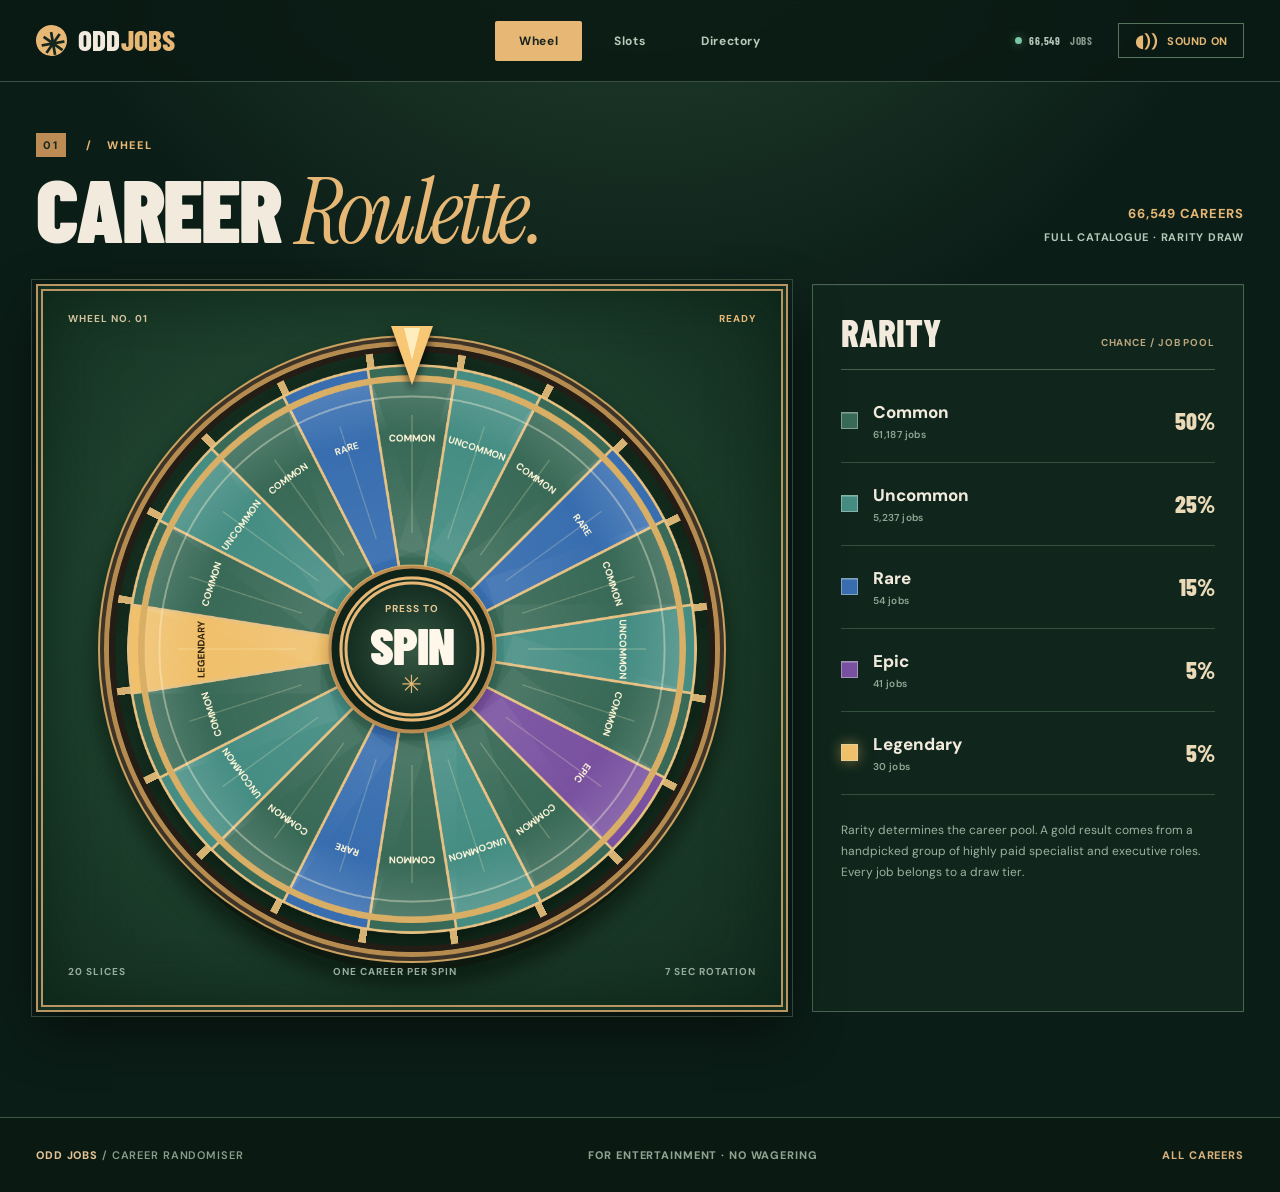
<file: index.html>
<!doctype html><html lang="en"><head><meta charset="utf-8"><meta name="viewport" content="width=device-width,initial-scale=1"><meta name="theme-color" content="#0b1d17"><meta name="description" content="Spin a career roulette wheel, play 777 slots and explore over 66,000 careers with Australian salary estimates."><title>Wheel — Odd Jobs</title><link rel="preconnect" href="https://fonts.googleapis.com"><link rel="preconnect" href="https://fonts.gstatic.com" crossorigin><link href="https://fonts.googleapis.com/css2?family=Barlow+Condensed:wght@500;600;700;800;900&family=DM+Sans:wght@400;500;600;700;800&family=Instrument+Serif:ital@0;1&display=swap" rel="stylesheet"><link rel="stylesheet" href="./styles.css"></head><body>
<header class="site-header"><div class="page-width header-inner"><a class="brand" href="./index.html" aria-label="Odd Jobs, home"><span class="brand-symbol" aria-hidden="true">✳</span><span>ODD<span>JOBS</span></span></a><nav class="main-nav" aria-label="Main navigation"><a data-nav="index.html" href="./index.html">Wheel</a><a data-nav="slots.html" href="./slots.html">Slots</a><a data-nav="directory.html" href="./directory.html">Directory</a></nav><div class="header-meta"><span class="online-dot" aria-hidden="true"></span><span data-job-count>—</span><span class="header-unit">JOBS</span><button type="button" id="sound-toggle" class="sound-button" aria-pressed="true"><span class="sound-icon" aria-hidden="true">◖))</span><span data-sound-label>SOUND ON</span></button></div></div></header>
<main class="page-width" id="main"><div class="page-head"><div><div class="kicker"><span>01</span> &nbsp; / &nbsp; WHEEL</div><h1>Career <em>Roulette.</em></h1></div><p class="head-note"><span id="wheel-pool">LOADING CAREERS</span><br>FULL CATALOGUE · RARITY DRAW</p></div>
<div class="wheel-layout"><section class="wheel-table" aria-label="Career rarity roulette"><div class="wheel-ledger"><span>WHEEL NO. 01</span><span id="wheel-status">LOADING</span></div><div class="wheel-rig"><div class="wheel-pointer" aria-hidden="true"></div><canvas id="wheel-canvas" width="900" height="900" role="img" aria-label="A circular wheel with common green, uncommon teal, rare blue, epic purple and legendary gold wedges"></canvas><button type="button" class="spin-core" id="spin-core" disabled><small>PRESS TO</small><strong class="spin-word">SPIN</strong><span>✳</span></button></div><div class="wheel-bottom"><span>20 SLICES</span><span>ONE CAREER PER SPIN</span><span>7 SEC ROTATION</span></div></section>
<aside class="wheel-odds"><div class="panel-heading"><span>Rarity</span><small>CHANCE / JOB POOL</small></div><div class="tier-list"><div class="tier-row"><i class="tile-dot common"></i><div><b>Common</b><small id="count-common">STANDARD CAREERS</small></div><strong>50%</strong></div><div class="tier-row"><i class="tile-dot uncommon"></i><div><b>Uncommon</b><small id="count-uncommon">SPECIALIST CAREERS</small></div><strong>25%</strong></div><div class="tier-row"><i class="tile-dot rare"></i><div><b>Rare</b><small id="count-rare">SKILLED CAREERS</small></div><strong>15%</strong></div><div class="tier-row"><i class="tile-dot epic"></i><div><b>Epic</b><small id="count-epic">EXCEPTIONAL CAREERS</small></div><strong>5%</strong></div><div class="tier-row"><i class="tile-dot legendary"></i><div><b>Legendary</b><small id="count-legendary">HIGH-PAYING CAREERS</small></div><strong>5%</strong></div></div><div class="panel-foot">Rarity determines the career pool. A gold result comes from a handpicked group of highly paid specialist and executive roles. Every job belongs to a draw tier.</div></aside></div>
<div class="draw-result" id="wheel-result" data-tier="common" hidden aria-live="polite"><div class="draw-strip"><span>WHEEL RESULT <b id="result-tier" data-tier="common">COMMON</b></span><span id="result-category">—</span></div><div class="draw-content"><div class="draw-copy"><h2 id="result-job">—</h2><p id="result-description"></p></div><div class="draw-salary"><small>AUSTRALIAN ANNUAL PAY</small><strong id="result-pay"></strong><span id="result-pay-note"></span></div></div><div class="draw-actions"><a class="button-red" id="result-link" href="./directory.html">VIEW CAREER <span>↗</span></a><button class="button-quiet" id="save-wheel">♡ Save</button><button class="button-quiet" id="replay-wheel">↻ Spin again</button></div></div>
</main><footer class="site-footer"><div class="page-width footer-inner"><span>ODD JOBS <b> / CAREER RANDOMISER</b></span><span>FOR ENTERTAINMENT · NO WAGERING</span><a href="./directory.html">ALL CAREERS</a></div></footer><script type="module" src="./js/site.js"></script><script type="module" src="./js/wheel.js"></script></body></html>
</file>
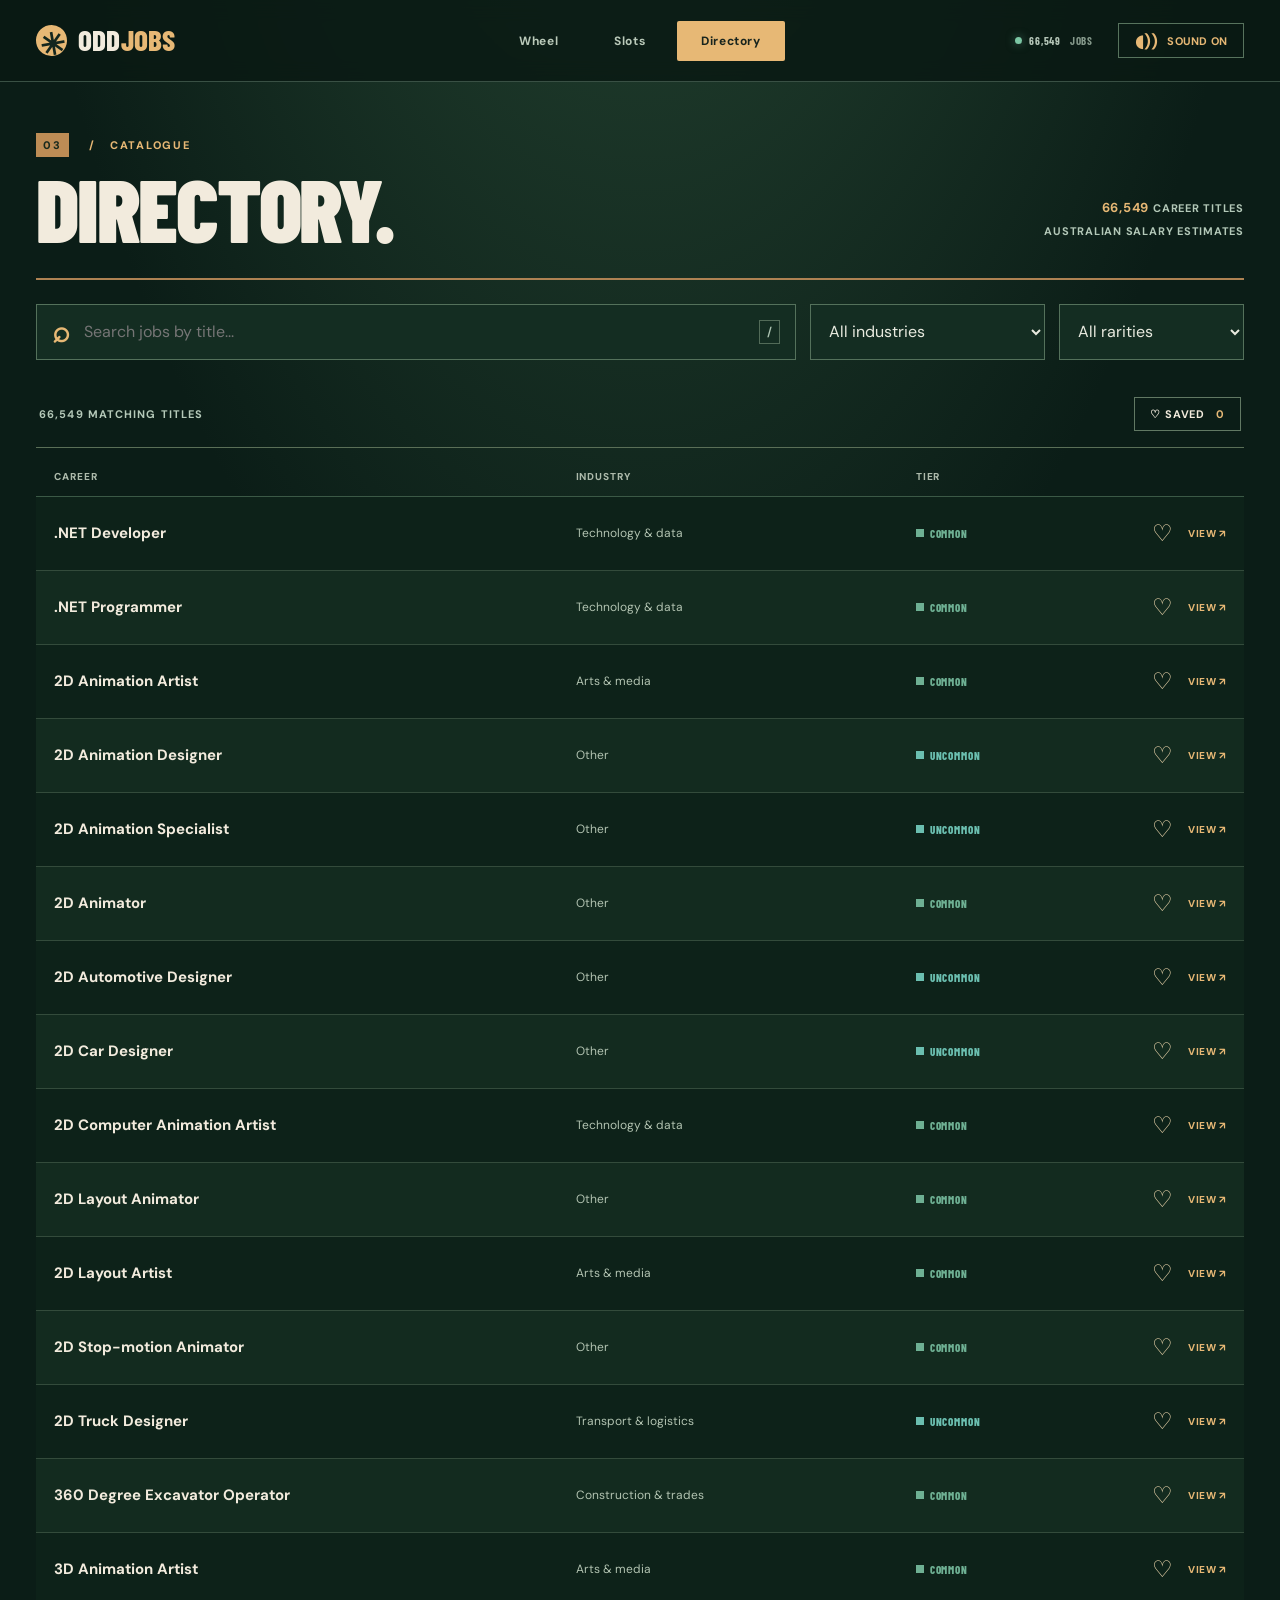
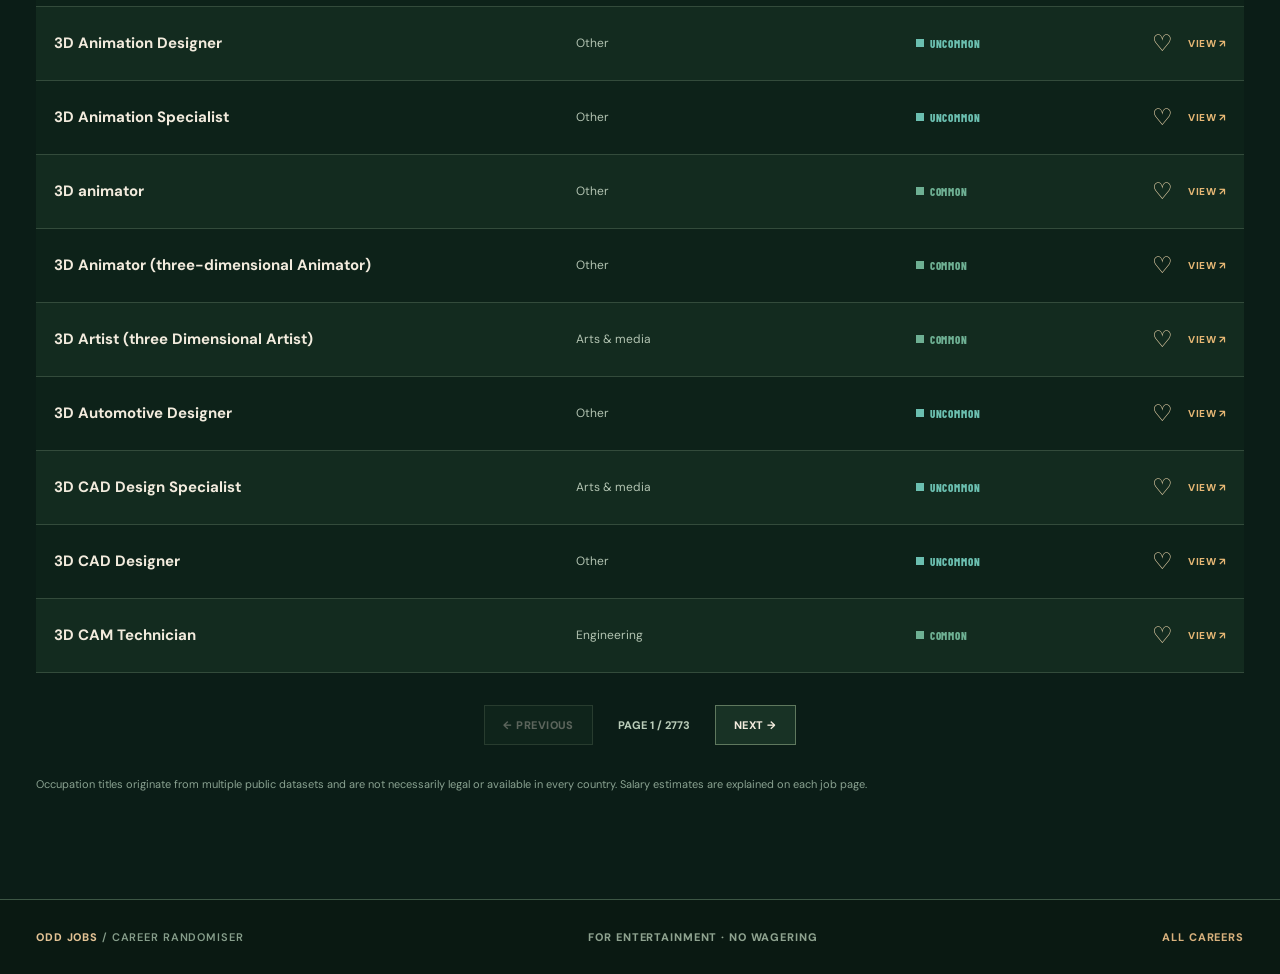
<file: directory.html>
<!doctype html><html lang="en"><head><meta charset="utf-8"><meta name="viewport" content="width=device-width,initial-scale=1"><meta name="theme-color" content="#0b1d17"><meta name="description" content="Spin a career roulette wheel, play 777 slots and explore over 66,000 careers with Australian salary estimates."><title>Directory — Odd Jobs</title><link rel="preconnect" href="https://fonts.googleapis.com"><link rel="preconnect" href="https://fonts.gstatic.com" crossorigin><link href="https://fonts.googleapis.com/css2?family=Barlow+Condensed:wght@500;600;700;800;900&family=DM+Sans:wght@400;500;600;700;800&family=Instrument+Serif:ital@0;1&display=swap" rel="stylesheet"><link rel="stylesheet" href="./styles.css"></head><body>
<header class="site-header"><div class="page-width header-inner"><a class="brand" href="./index.html" aria-label="Odd Jobs, home"><span class="brand-symbol" aria-hidden="true">✳</span><span>ODD<span>JOBS</span></span></a><nav class="main-nav" aria-label="Main navigation"><a data-nav="index.html" href="./index.html">Wheel</a><a data-nav="slots.html" href="./slots.html">Slots</a><a data-nav="directory.html" href="./directory.html">Directory</a></nav><div class="header-meta"><span class="online-dot" aria-hidden="true"></span><span data-job-count>—</span><span class="header-unit">JOBS</span><button type="button" id="sound-toggle" class="sound-button" aria-pressed="true"><span class="sound-icon" aria-hidden="true">◖))</span><span data-sound-label>SOUND ON</span></button></div></div></header>
<main class="page-width" id="main"><div class="page-head"><div><div class="kicker"><span>03</span> &nbsp; / &nbsp; CATALOGUE</div><h1>Directory.</h1></div><p class="head-note"><span data-job-count>—</span> CAREER TITLES<br>AUSTRALIAN SALARY ESTIMATES</p></div><section class="catalogue-screen"><div class="directory-controls"><label class="search-field"><span aria-hidden="true">⌕</span><input type="search" id="search" aria-label="Search career titles" placeholder="Search jobs by title..."><kbd>/</kbd></label><select id="filter-industry" aria-label="Filter by industry"></select><select id="filter-tier" aria-label="Filter by rarity"><option value="">All rarities</option><option value="legendary">Legendary</option><option value="epic">Epic</option><option value="rare">Rare</option><option value="uncommon">Uncommon</option><option value="common">Common</option></select></div><div class="directory-bar"><span id="match-status">LOADING CAREERS</span><button id="show-saved" type="button">♡ SAVED <b id="saved-total">0</b></button></div><div class="job-table"><div class="job-table-head"><span>CAREER</span><span>INDUSTRY</span><span>TIER</span><span></span></div><div id="job-list" class="job-table-body"></div></div><div class="directory-pager"><button id="prev" type="button">← PREVIOUS</button><span id="pagination">PAGE 1</span><button id="next" type="button">NEXT →</button></div></section><div class="directory-endnote">Occupation titles originate from multiple public datasets and are not necessarily legal or available in every country. Salary estimates are explained on each job page.</div></main><footer class="site-footer"><div class="page-width footer-inner"><span>ODD JOBS <b> / CAREER RANDOMISER</b></span><span>FOR ENTERTAINMENT · NO WAGERING</span><a href="./directory.html">ALL CAREERS</a></div></footer><script type="module" src="./js/site.js"></script><script type="module" src="./js/directory.js"></script></body></html>
</file>
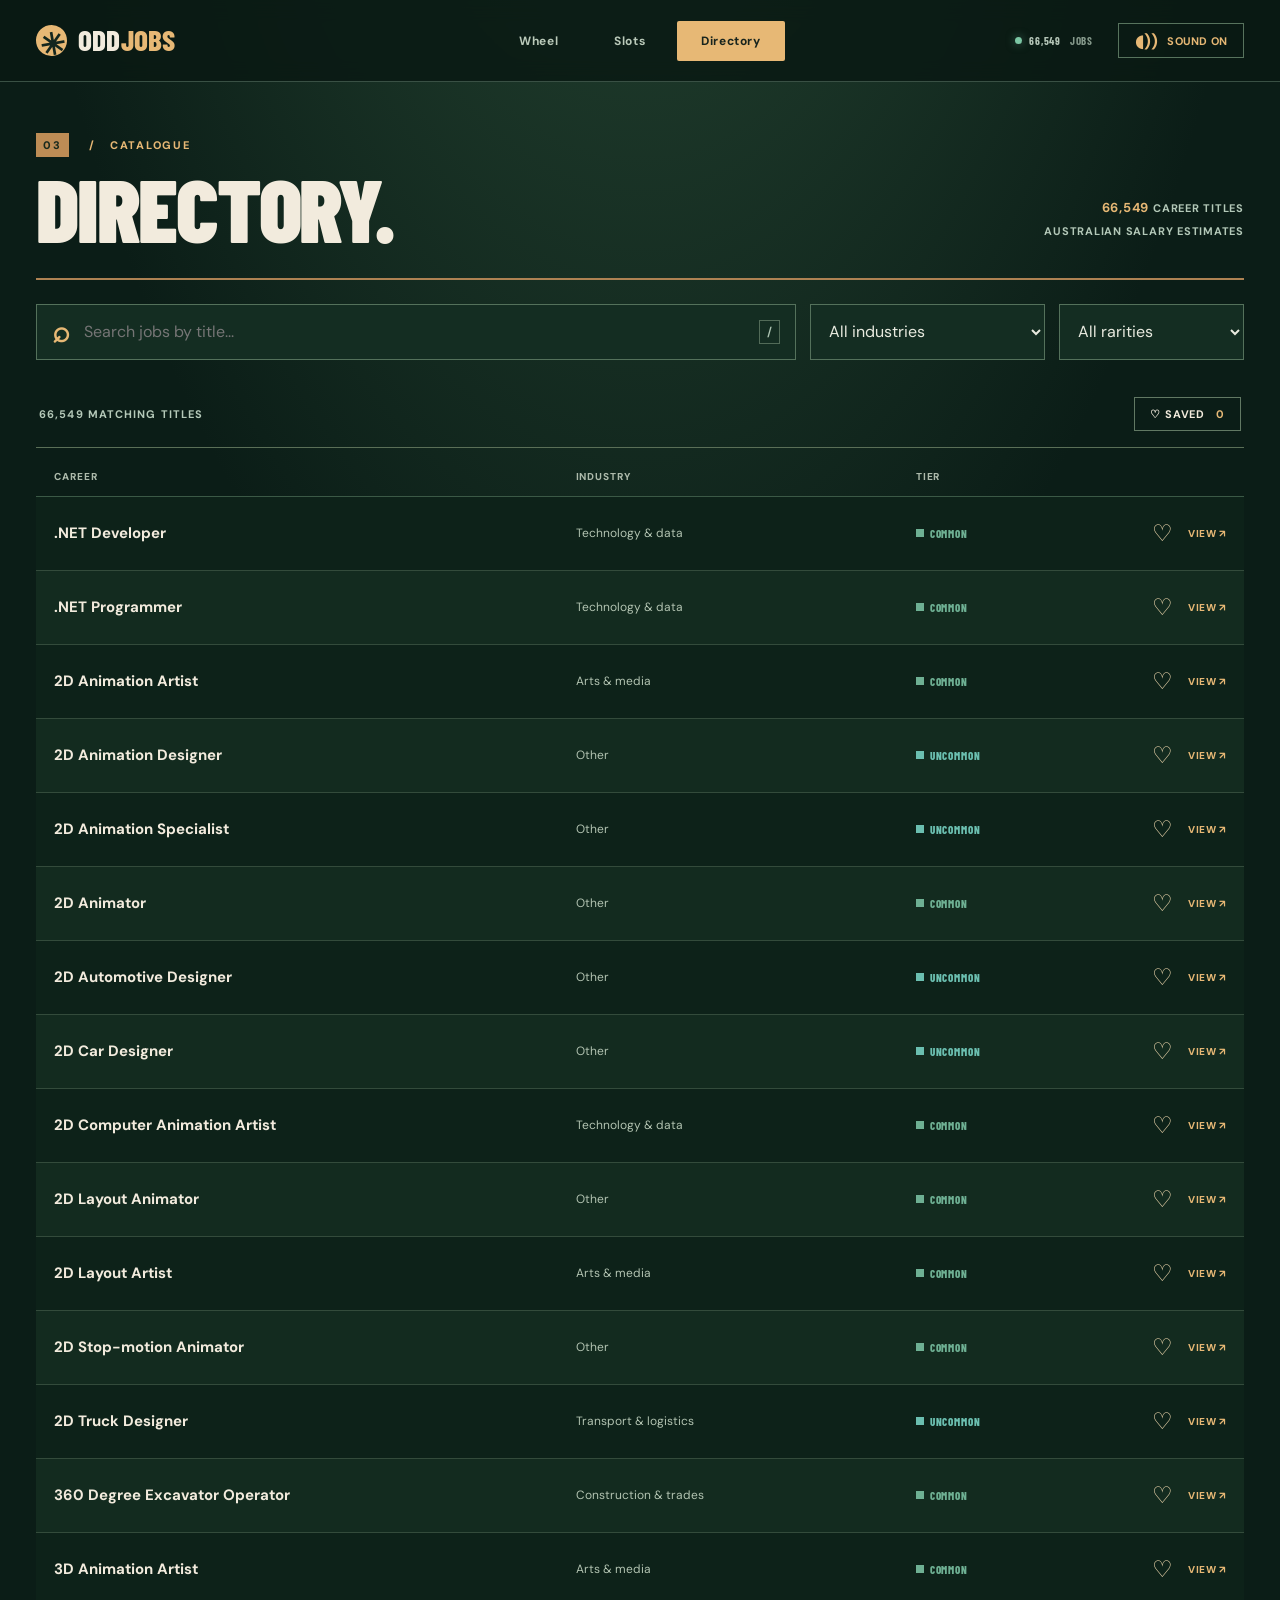
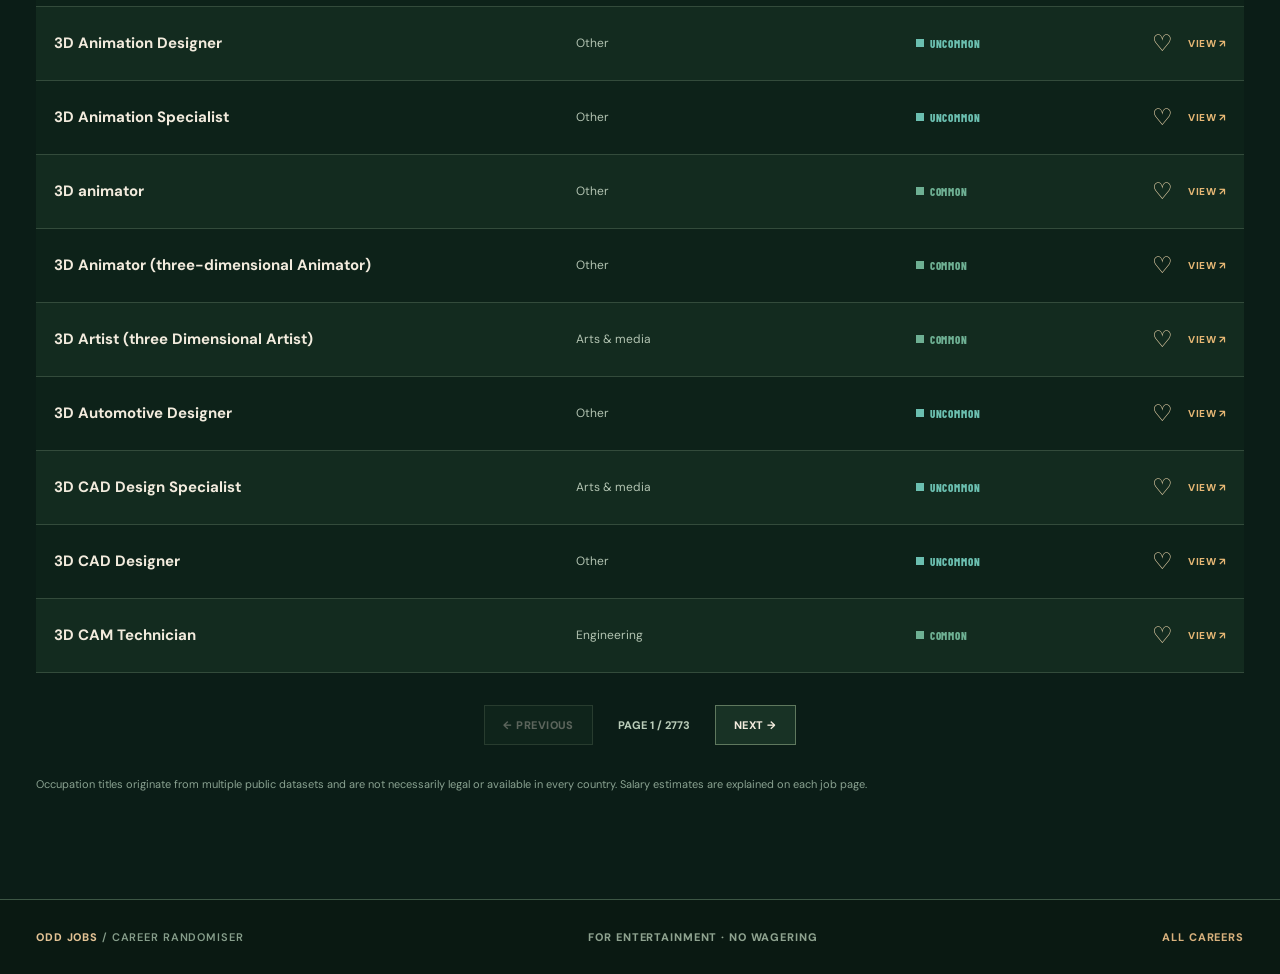
<file: job.html>
<!doctype html><html lang="en"><head><meta charset="utf-8"><meta name="viewport" content="width=device-width,initial-scale=1"><meta name="theme-color" content="#0b1d17"><meta name="description" content="Spin a career roulette wheel, play 777 slots and explore over 66,000 careers with Australian salary estimates."><title>Job profile — Odd Jobs</title><link rel="preconnect" href="https://fonts.googleapis.com"><link rel="preconnect" href="https://fonts.gstatic.com" crossorigin><link href="https://fonts.googleapis.com/css2?family=Barlow+Condensed:wght@500;600;700;800;900&family=DM+Sans:wght@400;500;600;700;800&family=Instrument+Serif:ital@0;1&display=swap" rel="stylesheet"><link rel="stylesheet" href="./styles.css"></head><body>
<header class="site-header"><div class="page-width header-inner"><a class="brand" href="./index.html" aria-label="Odd Jobs, home"><span class="brand-symbol" aria-hidden="true">✳</span><span>ODD<span>JOBS</span></span></a><nav class="main-nav" aria-label="Main navigation"><a data-nav="index.html" href="./index.html">Wheel</a><a data-nav="slots.html" href="./slots.html">Slots</a><a data-nav="directory.html" href="./directory.html">Directory</a></nav><div class="header-meta"><span class="online-dot" aria-hidden="true"></span><span data-job-count>—</span><span class="header-unit">JOBS</span><button type="button" id="sound-toggle" class="sound-button" aria-pressed="true"><span class="sound-icon" aria-hidden="true">◖))</span><span data-sound-label>SOUND ON</span></button></div></div></header>
<main class="page-width" id="main"><nav class="breadcrumbs" aria-label="Breadcrumb"><a href="./directory.html">DIRECTORY</a><span>/</span><span id="crumb-title">CAREER</span></nav><div class="profile-head"><div><span class="kicker" id="profile-industry">OCCUPATION</span><h1 id="profile-title">Loading career...</h1><div class="profile-labels"><span class="tier-badge" id="profile-tier" data-tier="common">CAREER</span><button id="profile-save" class="save-profile" type="button">♡ SAVE CAREER</button></div></div><div class="profile-number"><span>CAREER PROFILE</span><strong id="profile-category-id">AU / JOB</strong></div></div><div class="profile-layout"><div class="profile-main"><section class="profile-section"><div class="profile-section-index">01 / ROLE OVERVIEW</div><h2>What the work involves</h2><p id="profile-desc"></p><div class="source-label" id="profile-desc-source"></div></section><section class="profile-section"><div class="profile-section-index">02 / WORKING DAY</div><h2>Typical responsibilities</h2><ol id="profile-tasks" class="responsibilities"></ol></section><section class="profile-section"><div class="profile-section-index">03 / GETTING STARTED</div><h2>Entry and training</h2><p id="profile-path"></p><div class="context-strip"><span>COMMON WORK SETTINGS</span><p id="profile-context"></p></div></section><section class="profile-section related-section"><div class="profile-section-index">04 / MORE CAREERS</div><h2>Related titles</h2><div id="related-jobs" class="related-jobs"></div></section></div><aside class="salary-card"><div class="salary-head"><span>AUSTRALIAN PAY</span><strong>AU$ / YEAR</strong></div><div class="salary-core"><span id="salary-type" class="salary-kind">ESTIMATE</span><strong id="salary-primary">—</strong><span class="salary-range-label">INDICATIVE ANNUAL RANGE</span><strong id="salary-range">—</strong><span id="salary-confidence" class="salary-confidence">Confidence: —</span></div><div class="salary-details"><h3>HOW THIS FIGURE IS CALCULATED</h3><p id="salary-basis"></p><a href="https://www.jobsandskills.gov.au/data/occupation-and-industry-profiles" target="_blank" rel="noopener" id="salary-source">JOBS &amp; SKILLS AUSTRALIA ↗</a><div class="salary-notice">Australian dollar amounts are annualised full-time equivalents. Job-specific estimates are modelled, not official salary statistics. Earnings vary by location, seniority, employment arrangements and qualifications.</div></div></aside></div></main><footer class="site-footer"><div class="page-width footer-inner"><span>ODD JOBS <b> / CAREER RANDOMISER</b></span><span>FOR ENTERTAINMENT · NO WAGERING</span><a href="./directory.html">ALL CAREERS</a></div></footer><script type="module" src="./js/site.js"></script><script type="module" src="./js/job.js"></script></body></html>
</file>
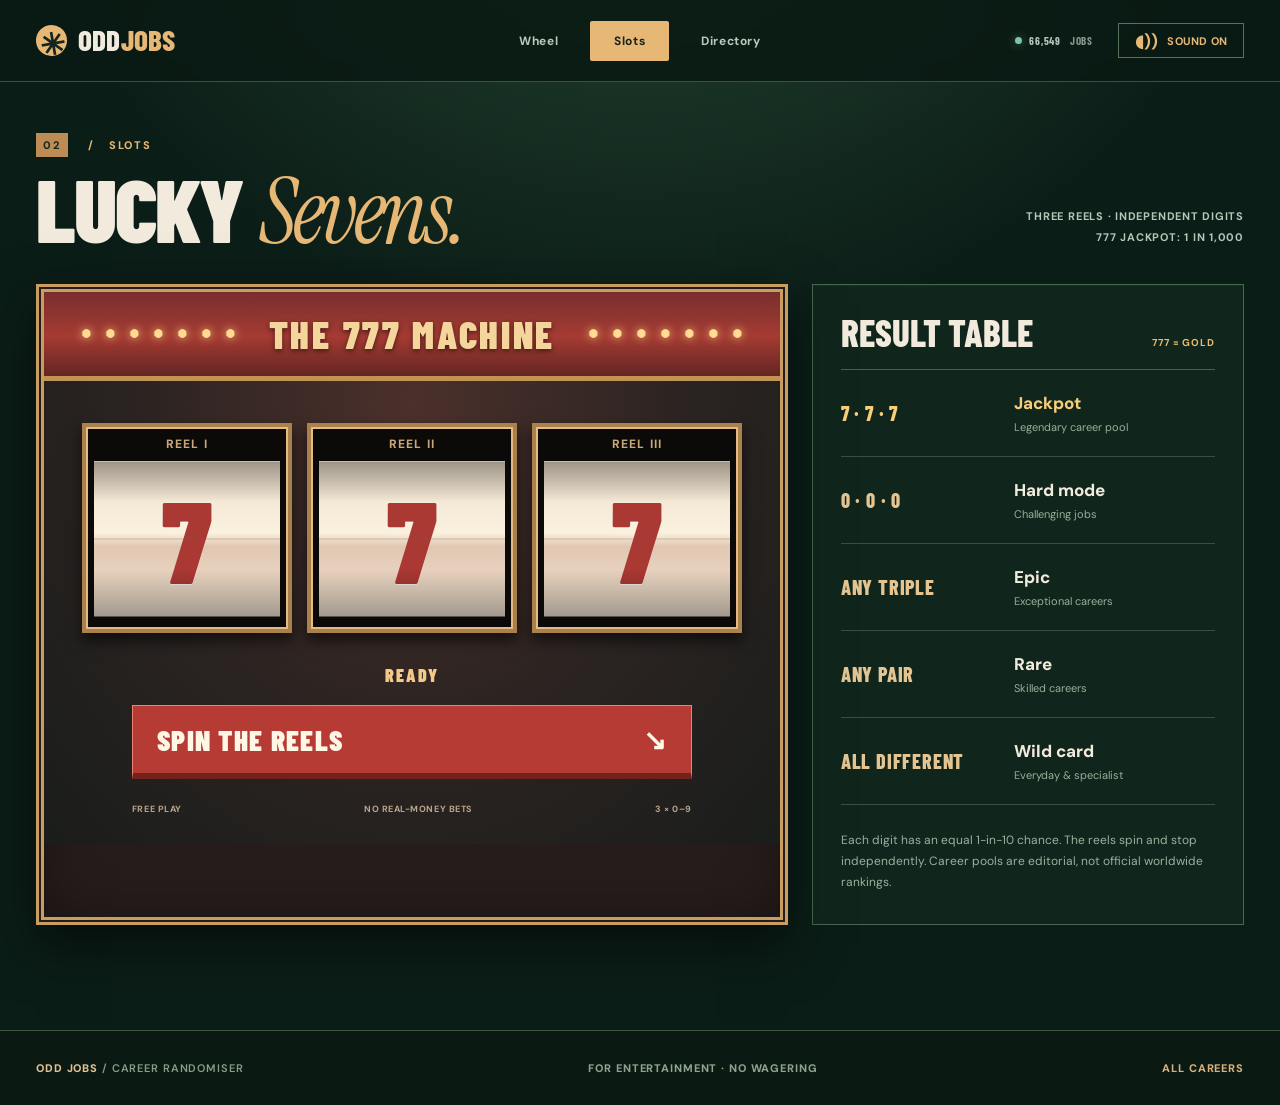
<file: slots.html>
<!doctype html><html lang="en"><head><meta charset="utf-8"><meta name="viewport" content="width=device-width,initial-scale=1"><meta name="theme-color" content="#0b1d17"><meta name="description" content="Spin a career roulette wheel, play 777 slots and explore over 66,000 careers with Australian salary estimates."><title>Lucky sevens — Odd Jobs</title><link rel="preconnect" href="https://fonts.googleapis.com"><link rel="preconnect" href="https://fonts.gstatic.com" crossorigin><link href="https://fonts.googleapis.com/css2?family=Barlow+Condensed:wght@500;600;700;800;900&family=DM+Sans:wght@400;500;600;700;800&family=Instrument+Serif:ital@0;1&display=swap" rel="stylesheet"><link rel="stylesheet" href="./styles.css"></head><body>
<header class="site-header"><div class="page-width header-inner"><a class="brand" href="./index.html" aria-label="Odd Jobs, home"><span class="brand-symbol" aria-hidden="true">✳</span><span>ODD<span>JOBS</span></span></a><nav class="main-nav" aria-label="Main navigation"><a data-nav="index.html" href="./index.html">Wheel</a><a data-nav="slots.html" href="./slots.html">Slots</a><a data-nav="directory.html" href="./directory.html">Directory</a></nav><div class="header-meta"><span class="online-dot" aria-hidden="true"></span><span data-job-count>—</span><span class="header-unit">JOBS</span><button type="button" id="sound-toggle" class="sound-button" aria-pressed="true"><span class="sound-icon" aria-hidden="true">◖))</span><span data-sound-label>SOUND ON</span></button></div></div></header>
<main class="page-width" id="main"><div class="page-head"><div><div class="kicker"><span>02</span> &nbsp; / &nbsp; SLOTS</div><h1>Lucky <em>Sevens.</em></h1></div><p class="head-note">THREE REELS · INDEPENDENT DIGITS<br>777 JACKPOT: 1 IN 1,000</p></div><div class="slots-layout"><section class="slot-machine" id="slot-machine" aria-label="Three reel career slot machine"><div class="machine-marquee"><span class="marquee-bulbs" aria-hidden="true"></span><b>THE 777 MACHINE</b><span class="marquee-bulbs" aria-hidden="true"></span></div><div class="machine-inner"><div class="reel-deck"><div class="reel-casing"><small>REEL I</small><div class="reel-window"><div class="reel-track"></div></div></div><div class="reel-casing"><small>REEL II</small><div class="reel-window"><div class="reel-track"></div></div></div><div class="reel-casing"><small>REEL III</small><div class="reel-window"><div class="reel-track"></div></div></div></div><div class="slot-status" id="slot-status" role="status">LOADING</div><button type="button" id="pull-lever" class="lever-button" disabled>SPIN THE REELS <span>↘</span></button><div class="machine-bottom"><span>FREE PLAY</span><span>NO REAL-MONEY BETS</span><span>3 × 0–9</span></div></div></section><aside class="payout-panel"><div class="panel-heading"><span>Result table</span><small>777 = GOLD</small></div><div class="payout-line jackpot-row"><b>7 · 7 · 7</b><span><strong>Jackpot</strong><small>Legendary career pool</small></span></div><div class="payout-line"><b>0 · 0 · 0</b><span><strong>Hard mode</strong><small>Challenging jobs</small></span></div><div class="payout-line"><b>ANY TRIPLE</b><span><strong>Epic</strong><small>Exceptional careers</small></span></div><div class="payout-line"><b>ANY PAIR</b><span><strong>Rare</strong><small>Skilled careers</small></span></div><div class="payout-line"><b>ALL DIFFERENT</b><span><strong>Wild card</strong><small>Everyday &amp; specialist</small></span></div><div class="panel-foot">Each digit has an equal 1-in-10 chance. The reels spin and stop independently. Career pools are editorial, not official worldwide rankings.</div></aside></div>
<div class="draw-result slot-draw" id="slot-result" hidden aria-live="polite"><div class="draw-strip"><span>RESULT <b id="slot-result-tier" data-tier="legendary">JACKPOT</b></span><span id="slot-draw">—</span></div><div class="draw-content"><div class="draw-copy"><span class="mini-category" id="slot-job-category"></span><h2 id="slot-job"></h2><p id="slot-job-desc"></p></div><div class="draw-salary"><small>AUSTRALIAN ANNUAL PAY</small><strong id="slot-pay"></strong><span id="slot-pay-basis"></span></div></div><div class="draw-actions"><a class="button-red" id="slot-profile" href="./directory.html">VIEW CAREER <span>↗</span></a><button class="button-quiet" id="slot-save">♡ Save</button><button class="button-quiet" id="respin-slot">↻ Spin again</button></div></div>
</main><footer class="site-footer"><div class="page-width footer-inner"><span>ODD JOBS <b> / CAREER RANDOMISER</b></span><span>FOR ENTERTAINMENT · NO WAGERING</span><a href="./directory.html">ALL CAREERS</a></div></footer><script type="module" src="./js/site.js"></script><script type="module" src="./js/slots.js"></script></body></html>
</file>
<file: styles.css>
:root{color-scheme:dark;--ground:#0b1d17;--felt:#132c21;--felt-hi:#244937;--deep:#08150f;--gold:#e7b875;--brass:#ae8253;--cream:#f2ebdd;--ink:#15291f;--muted:#9fb2a2;--line:#355344;--wine:#b83c35;--common:#396a57;--uncommon:#458d83;--rare:#386eb0;--epic:#7951a0;--legendary:#f0c06b}*{box-sizing:border-box}html{scroll-behavior:smooth;scroll-padding-top:22px}body{margin:0;min-height:100vh;color:var(--cream);font-family:'DM Sans',sans-serif;background:radial-gradient(ellipse 60% 70% at 50% -30%,#2e523b 0%,transparent 88%),var(--ground);-webkit-font-smoothing:antialiased}a{color:inherit;text-decoration:none}button,input,select{font:inherit}button{cursor:pointer}button:disabled{cursor:wait}[hidden]{display:none!important}button:focus-visible,a:focus-visible,input:focus-visible,select:focus-visible{outline:3px solid var(--gold);outline-offset:4px}.page-width{width:min(1260px,calc(100% - 72px));margin-inline:auto}.site-header{height:82px;background:#0a1913d9;border-bottom:1px solid #395044;backdrop-filter:blur(10px)}.header-inner{height:100%;display:grid;grid-template-columns:1fr auto 1fr;align-items:center;gap:20px}.brand{display:flex;align-items:center;gap:11px;font:800 29px/.9 'Barlow Condensed';letter-spacing:.008em;width:max-content}.brand>span:last-child span{color:var(--gold)}.brand-symbol{display:grid;place-items:center;color:#14261e;background:var(--gold);width:31px;height:31px;font:700 30px 'DM Sans';border-radius:50%;transform:rotate(-10deg)}.main-nav{height:100%;display:flex;align-items:center;gap:8px}.main-nav a{padding:12px 24px;font:700 12px 'DM Sans';color:#bac9b9;letter-spacing:.05em;transition:color .2s,background .2s}.main-nav a.active{color:#18241d;background:var(--gold);border-radius:2px}.main-nav a:not(.active):hover{color:var(--gold)}.header-meta{justify-self:end;display:flex;align-items:center;gap:7px;color:#b4c5b7;font:700 11px 'Barlow Condensed';letter-spacing:.07em;white-space:nowrap}.online-dot{width:7px;height:7px;background:#7bc7a4;border-radius:50%;box-shadow:0 0 10px #7bc7a481}.header-unit{margin-left:2px;color:#85998b}.sound-button{margin-left:18px;min-width:126px;height:35px;display:flex;justify-content:center;align-items:center;gap:9px;background:transparent;color:var(--gold);border:1px solid #57735d;font:700 11px 'DM Sans';letter-spacing:.02em}.sound-button:hover{background:#1f3829}.sound-button[aria-pressed=false]{color:#b0bdb0}.sound-icon{font:700 17px 'DM Sans'}
.page-head{display:flex;justify-content:space-between;align-items:end;gap:24px;margin-top:56px;margin-bottom:30px}.kicker{font:800 11px 'DM Sans';letter-spacing:.16em;color:var(--gold);text-transform:uppercase}.kicker>span{background:#bd8c55;color:#18291d;padding:5px 7px;margin-right:6px}.page-head h1{margin:15px 0 0;font:900 clamp(52px,7vw,96px)/.9 'Barlow Condensed',sans-serif;letter-spacing:-.025em;text-transform:uppercase}.page-head h1 em{font-family:'Instrument Serif',serif;font-weight:400;text-transform:none;color:var(--gold);font-style:italic;letter-spacing:-.04em}.head-note{text-align:right;margin:0 0 6px;font:700 11px/1.9 'DM Sans';letter-spacing:.07em;color:#b3c8b8}.head-note span{color:var(--gold);font-size:13px}
.wheel-layout,.slots-layout{display:grid;grid-template-columns:minmax(0,1.27fr) minmax(320px,.73fr);gap:24px;align-items:stretch}.wheel-table{position:relative;min-width:0;border:7px double #b99561;outline:1px solid #354739;outline-offset:4px;background:radial-gradient(ellipse at 44% 46%,#2a5339 0%,#214631 37%,#183625 72%,#122b20 100%);padding:21px 25px 27px;box-shadow:0 20px 50px #0007,inset 0 0 65px #071e1299;overflow:visible}.wheel-table:after{content:'';position:absolute;inset:7px;pointer-events:none;opacity:.09;background-image:repeating-linear-gradient(125deg,transparent 0 5px,#ffffff11 6px 7px);mix-blend-mode:overlay}.wheel-ledger,.wheel-bottom{display:flex;justify-content:space-between;gap:12px;align-items:center;font:700 10px 'DM Sans';color:#d2c29e;letter-spacing:.1em;position:relative;z-index:2}.wheel-ledger span:last-child{color:var(--gold)}.wheel-bottom{margin:18px 0 0;color:#96ad9b}.wheel-rig{width:min(100%,580px);aspect-ratio:1;margin:34px auto 26px;display:grid;place-items:center;position:relative;isolation:isolate;filter:drop-shadow(0 14px 11px #06120ad1)}.wheel-rig:before{content:'';position:absolute;inset:-13px;border-radius:50%;border:6px solid #241d16;box-shadow:0 0 0 5px #b58b4f,0 0 0 9px #3d3327,0 0 0 11px #caa15f,0 18px 0 0 #0d190f;z-index:-1}.wheel-rig:after{content:'';position:absolute;inset:-8px;border-radius:50%;background:repeating-conic-gradient(from -9deg,#d6b273 0deg 1.4deg,transparent 1.5deg 18deg);z-index:-1}.wheel-pointer{position:absolute;top:-33px;left:50%;transform:translateX(-50%);width:0;height:0;border-left:21px solid transparent;border-right:21px solid transparent;border-top:59px solid #f7c775;z-index:8;filter:drop-shadow(0 6px 4px #0009)}.wheel-pointer:after{content:'';position:absolute;top:-57px;left:-8px;border-left:8px solid transparent;border-right:8px solid transparent;border-top:32px solid #ffedbd}.wheel-rig canvas{width:100%;height:100%;border-radius:50%;display:block;will-change:transform}.spin-core{z-index:9;position:absolute;top:50%;left:50%;transform:translate(-50%,-50%);width:25%;aspect-ratio:1;border:8px double var(--gold);border-radius:50%;background:radial-gradient(circle,#365842,#173124 64%,#0a1f16);color:#fff7e9;box-shadow:0 0 0 8px #102318,0 0 0 11px #bb8b50,0 7px 23px #000a;display:flex;flex-direction:column;align-items:center;justify-content:center;transition:filter .2s}.spin-core:hover:not(:disabled){filter:brightness(1.28)}.spin-core:active:not(:disabled){filter:brightness(1.5)}.spin-core:disabled{opacity:.74}.spin-core small{font:700 clamp(7px,.8vw,10px) 'DM Sans';letter-spacing:.1em;color:#e5c795}.spin-core strong{font:900 clamp(28px,4vw,53px)/1 'Barlow Condensed';letter-spacing:-.02em;margin:4px 0 2px}.spin-core span{font-size:25px;color:var(--gold);line-height:1}.wheel-odds,.payout-panel{background:#10261c;border:1px solid #486753;padding:31px 28px;box-shadow:inset 0 1px #ffffff08}.panel-heading{border-bottom:1px solid #4b604e;padding-bottom:20px;display:flex;align-items:end;justify-content:space-between;gap:16px}.panel-heading span{font:800 37px/.9 'Barlow Condensed';text-transform:uppercase}.panel-heading small{font:700 10px 'DM Sans';letter-spacing:.09em;color:#baa57c;white-space:nowrap}.tier-list{padding-top:10px}.tier-row{border-bottom:1px solid #334f3d;display:grid;grid-template-columns:17px 1fr auto;gap:15px;align-items:center;padding:21px 0}.tile-dot{display:block;width:17px;height:17px;border:1px solid #d4ddce78;box-shadow:inset 0 1px #ffffff33}.tile-dot.common{background:var(--common)}.tile-dot.uncommon{background:var(--uncommon)}.tile-dot.rare{background:var(--rare)}.tile-dot.epic{background:var(--epic)}.tile-dot.legendary{background:var(--legendary);box-shadow:0 0 13px #e5b35c82}.tier-row b{display:block;font:800 17px 'DM Sans'}.tier-row small{display:block;font:600 10px 'DM Sans';letter-spacing:.04em;color:#8ea795;margin-top:5px}.tier-row strong{font:800 24px 'Barlow Condensed';color:#ebdab7}.panel-foot{font-size:12px;line-height:1.75;color:#9bb09e;margin-top:25px}.draw-result{margin-top:25px;background:#152f23;border:1px solid #a88455;box-shadow:0 18px 35px #0004}.draw-result[data-tier=legendary]{border-color:#f0c06b;box-shadow:0 0 26px #ebb85e55,0 15px 36px #0005}.draw-strip{background:#a9804c;color:#11261a;padding:13px 22px;display:flex;justify-content:space-between;gap:12px;align-items:center;font:800 11px 'DM Sans';letter-spacing:.09em}.draw-strip b{margin-left:12px;padding:5px 9px;background:#182a1d;color:#eee1c4}.draw-strip [data-tier=legendary]{background:#f4c46f;color:#1b2419}.draw-content{display:grid;grid-template-columns:1.1fr .9fr;gap:24px;padding:30px}.draw-copy h2{font:900 clamp(37px,4.5vw,63px)/.98 'Barlow Condensed';text-transform:uppercase;letter-spacing:.01em;margin:10px 0 16px}.draw-copy p{font-size:14px;line-height:1.8;color:#c5d4c7;max-width:620px;margin:0}.draw-salary{border-left:1px solid #49634e;padding-left:27px;display:flex;flex-direction:column;justify-content:center;gap:10px}.draw-salary small{font:800 10px 'DM Sans';letter-spacing:.13em;color:#c2a571}.draw-salary strong{font:800 clamp(26px,3vw,36px) 'Barlow Condensed';letter-spacing:.005em;color:#f2ce95}.draw-salary>span{font-size:11px;color:#a2b4a5;line-height:1.5}.draw-actions{border-top:1px solid #49644e;display:flex;align-items:stretch;gap:0}.button-red,.button-quiet{border:0;display:flex;align-items:center;justify-content:center;gap:18px;min-height:58px;padding:16px 25px;font:800 12px 'DM Sans';letter-spacing:.07em}.button-red{background:#b13e34;color:#fff3e7}.button-red:hover{background:#ce5445}.button-quiet{color:#ddcba9;background:transparent;border-right:1px solid #48604b}.button-quiet:hover{background:#254331}.button-red span{font-size:20px}
/* Reels: an illuminated but deliberately restrained arcade cabinet. */
.slot-machine{position:relative;min-width:0;border:8px double #c99d60;background:#261c1b;box-shadow:0 20px 49px #0008,inset 0 0 50px #0005;overflow:hidden}.machine-marquee{background:linear-gradient(#782e2e,#a53b32 53%,#642523);border-bottom:5px solid #c39353;padding:19px 23px;display:flex;align-items:center;gap:19px;justify-content:space-between}.machine-marquee>b{font:900 clamp(25px,3vw,42px) 'Barlow Condensed';letter-spacing:.07em;color:#f4d59b;text-align:center;white-space:nowrap;text-shadow:0 2px 5px #0008}.marquee-bulbs{height:13px;flex:1;min-width:20px;background:radial-gradient(circle,#ffdc91 0 4px,transparent 4.6px) center/24px 13px repeat-x;filter:drop-shadow(0 0 5px #f7ca78)}.machine-inner{background:radial-gradient(ellipse at center 5%,#4b302b 0%,#2a2321 55%,#1a1d1b 100%);padding:42px 32px 29px}.reel-deck{display:grid;grid-template-columns:repeat(3,minmax(0,1fr));gap:15px;max-width:660px;margin:0 auto}.reel-casing{min-width:0;border:4px solid #aa814d;padding:9px 8px 12px;background:#0b0a09;box-shadow:inset 0 0 0 2px #e4bc83,0 8px 14px #0009}.reel-casing>small{display:block;color:#cba777;text-align:center;font:800 12px 'DM Sans';letter-spacing:.1em;margin-bottom:9px}.reel-window{position:relative;height:156px;background:#f1e3cb;color:#aa3833;overflow:hidden;box-shadow:inset 0 10px 14px #0005,inset 0 -10px 14px #0005}.reel-window:after{content:'';position:absolute;inset:0;pointer-events:none;background:linear-gradient(#0005,transparent 26%,transparent 70%,#0005);border-top:1px solid #ffffff59;border-bottom:1px solid #0e0e0d80}.reel-window:before{content:'';position:absolute;top:calc(50% - 1px);left:0;right:0;height:2px;background:#8c5a4b29;z-index:2;pointer-events:none}.reel-track{position:absolute;inset:0 auto auto 0;width:100%;will-change:transform;display:block}.reel-cell{height:156px;display:flex;align-items:center;justify-content:center;font:900 clamp(83px,9vw,150px)/1 'Barlow Condensed';background:linear-gradient(#eee0cb,#faf1df 46%,#e1c7b2 55%,#f4e6d4);text-shadow:0 1px #fff9;user-select:none}.reel-window.stopped{box-shadow:inset 0 5px 12px #0005,0 0 0 2px #d8ba7b}.slot-status{color:#f3cb86;text-align:center;font:900 18px 'Barlow Condensed';letter-spacing:.12em;margin:31px 0 19px;min-height:21px}.lever-button{width:min(100%,560px);margin:auto;display:flex;align-items:center;justify-content:space-between;min-height:74px;padding:0 24px;background:#b53b34;border:1px solid #e98472;border-bottom:6px solid #70221b;color:#fff6e5;font:900 clamp(18px,2.3vw,29px) 'Barlow Condensed';letter-spacing:.045em;transition:filter .18s,transform .15s}.lever-button span{font-size:28px}.lever-button:hover:not(:disabled){filter:brightness(1.13)}.lever-button:active:not(:disabled){transform:translateY(4px);border-bottom-width:2px}.lever-button:disabled{opacity:.6}.machine-bottom{display:flex;justify-content:space-between;gap:8px;max-width:560px;margin:24px auto 0;font:700 9px 'DM Sans';color:#b9a68b;letter-spacing:.06em}.payout-panel .panel-heading small{color:#e8bd72}.payout-line{display:grid;grid-template-columns:minmax(90px,1fr) 1.25fr;gap:12px;align-items:center;padding:22px 0;border-bottom:1px solid #365142}.payout-line>b{font:800 20px 'Barlow Condensed';letter-spacing:.04em;color:#e4c592;white-space:nowrap}.payout-line>span{display:flex;flex-direction:column;gap:6px}.payout-line strong{font:800 17px 'DM Sans'}.payout-line small{color:#94b19a;font-size:11px}.payout-line.jackpot-row>b,.payout-line.jackpot-row strong{color:#f9ce78}.slot-machine.jackpot{border-color:#f5d08d;box-shadow:0 0 0 4px #ba924b,0 0 65px #daa94970}.slot-machine.jackpot .machine-marquee{background:linear-gradient(#945e27,#c99233,#845021)}.slot-machine.jackpot .reel-casing{border-color:#fce0a1;box-shadow:0 0 25px #f4cd737b}.slot-machine.jackpot .slot-status{color:#ffe5a4;text-shadow:0 0 17px #e7b859}.slot-machine.triple .reel-casing{border-color:#9871c2}.slot-machine.double .reel-casing{border-color:#598da3}.slot-machine.hard .slot-status{color:#b9aa9b}.confetti{position:absolute;left:50%;top:35%;width:9px;height:15px;background:var(--colour);pointer-events:none;z-index:12;transform:translate(-50%,-50%);animation:scatter 1.75s ease-out forwards}@keyframes scatter{to{transform:translate(calc(-50% + var(--x)),calc(-50% + var(--y))) rotate(var(--rot));opacity:0}}
/* Directory is a real list, not a grid of repetitive cards. */
.catalogue-screen{border-top:2px solid var(--brass)}.directory-controls{display:grid;grid-template-columns:minmax(250px,1fr) 235px 185px;gap:14px;margin:24px 0}.directory-controls select{background:#142d22;border:1px solid #54715b;color:#e8eadf;min-height:55px;padding:0 14px;border-radius:0}.search-field{display:flex;align-items:center;gap:12px;border:1px solid #54715b;background:#142d22;padding:0 15px}.search-field>span{font:700 30px 'DM Sans';color:var(--gold)}.search-field input{min-width:0;flex:1;height:54px;background:transparent;border:0;color:#f5e8d4;outline:0}.search-field:focus-within{outline:2px solid #d6ae72}.search-field kbd{border:1px solid #526b58;padding:3px 7px;font:600 12px 'DM Sans';color:#adc4b2}.directory-bar{border-bottom:1px solid #5a6f57;padding:13px 3px 16px;display:flex;align-items:center;justify-content:space-between;color:#b5c9b9;font:700 11px 'DM Sans';letter-spacing:.1em}.directory-bar button{background:transparent;border:1px solid #617863;color:var(--cream);padding:9px 15px;font:700 11px 'DM Sans';letter-spacing:.08em}.directory-bar button.selected{color:#edbd78;background:#23412b}.directory-bar b{margin-left:7px;color:#e6b977}.job-table{margin:0}.job-table-head,.job-row{display:grid;grid-template-columns:minmax(210px,1.4fr) minmax(150px,.9fr) minmax(100px,.5fr) 115px;gap:14px;align-items:center}.job-table-head{padding:22px 18px 13px;color:#adbaab;letter-spacing:.09em;font:800 10px 'DM Sans';border-bottom:1px solid #3b5946}.job-row{border-bottom:1px solid #334b3b;padding:17px 18px;background:#0d2219;min-height:74px;transition:background .17s}.job-row:nth-child(even){background:#132b1f}.job-row:hover{background:#21432d}.row-title{font:700 15px 'DM Sans';overflow-wrap:anywhere}.row-title:hover{color:var(--gold)}.row-sector{font-size:12px;color:#b2c3b1;overflow-wrap:anywhere}.mini-tier{display:inline-flex;align-items:center;gap:6px;font:800 11px 'Barlow Condensed';letter-spacing:.075em;color:#d0e0c8;text-transform:uppercase}.mini-tier:before{content:'';width:8px;height:8px;background:currentColor}.mini-tier.tier-common{color:#6eb093}.mini-tier.tier-uncommon{color:#6bbfb0}.mini-tier.tier-rare{color:#82a9ef}.mini-tier.tier-epic{color:#b394dd}.mini-tier.tier-legendary{color:#f6cb78}.row-actions{display:flex;align-items:center;justify-content:flex-end;gap:9px}.row-save{border:0;background:transparent;color:#edd6ac;font-size:23px;line-height:1}.row-go{font:800 10px 'DM Sans';letter-spacing:.05em;white-space:nowrap;color:var(--gold)}.directory-pager{display:flex;justify-content:center;align-items:center;gap:25px;padding-top:32px}.directory-pager button{padding:12px 18px;border:1px solid #5f785e;color:var(--cream);background:#183225;font:800 11px 'DM Sans';letter-spacing:.04em}.directory-pager button:disabled{opacity:.35;cursor:default}.directory-pager span{font:800 11px 'DM Sans';color:#baccb9}.no-results{margin:30px 15px;color:var(--muted)}.directory-endnote{max-width:850px;margin:30px 0;color:#8aa291;font-size:11px;line-height:1.8}
/* A proper, linkable job profile — no modal and no oversized beige panel. */
.breadcrumbs{display:flex;align-items:center;gap:13px;margin:35px 0 32px;font:800 11px 'DM Sans';letter-spacing:.09em;color:#a5b9a9}.breadcrumbs a{color:var(--gold)}.breadcrumbs a:hover{text-decoration:underline}.breadcrumbs span:last-child{overflow:hidden;text-overflow:ellipsis;white-space:nowrap}.profile-head{border-bottom:2px solid #b98b58;padding-bottom:32px;display:flex;justify-content:space-between;gap:30px;align-items:end}.profile-head>div:first-child{min-width:0}.profile-head h1{font:900 clamp(46px,6.1vw,85px)/.92 'Barlow Condensed';text-transform:uppercase;letter-spacing:-.018em;overflow-wrap:anywhere;margin:13px 0 18px}.profile-labels{display:flex;align-items:center;flex-wrap:wrap;gap:12px}.tier-badge{font:900 12px 'DM Sans';letter-spacing:.1em;border:1px solid currentColor;padding:9px 13px;text-transform:uppercase}.tier-badge.tier-legendary{background:#e9bb72;color:#223425;border-color:#e9bb72}.tier-badge.tier-epic{background:#71509f;color:white}.tier-badge.tier-rare{background:#326ca5;color:white}.tier-badge.tier-uncommon{background:#3e8579;color:white}.tier-badge.tier-common{background:#34664e;color:white}.save-profile{border:1px solid #54745a;padding:10px 17px;background:transparent;color:var(--gold);font:800 11px 'DM Sans';letter-spacing:.05em}.save-profile:hover{background:#294633}.profile-number{text-align:right;white-space:nowrap}.profile-number span{display:block;color:#b1c3af;font:700 10px 'DM Sans';letter-spacing:.1em}.profile-number strong{display:block;color:var(--gold);font:800 26px 'Barlow Condensed';margin-top:7px}.profile-layout{display:grid;grid-template-columns:minmax(0,1.25fr) minmax(300px,.75fr);gap:46px;margin-top:30px;align-items:start}.profile-main{min-width:0}.profile-section{padding:24px 5px 32px 0;border-bottom:1px solid #47644c}.profile-section:first-child{padding-top:11px}.profile-section-index{font:800 10px 'DM Sans';letter-spacing:.14em;color:#d8b379}.profile-section h2{font:800 clamp(28px,3vw,38px) 'Barlow Condensed';text-transform:uppercase;letter-spacing:.02em;margin:13px 0 15px}.profile-section p{font-size:15px;line-height:1.85;color:#c4d3c4;max-width:780px;margin:0}.source-label{display:inline-block;margin-top:21px;background:#234032;border-left:3px solid #bd975b;padding:10px 12px;font:600 11px 'DM Sans';color:#a7c4ae}.responsibilities{counter-reset:item;list-style:none;margin:18px 0 0;padding:0}.responsibilities li{counter-increment:item;display:grid;grid-template-columns:34px 1fr;gap:9px;padding:12px 0;border-bottom:1px solid #3f5a47;color:#d4e1d4;font-size:14px;line-height:1.65}.responsibilities li:before{content:counter(item,decimal-leading-zero);font:800 19px 'Barlow Condensed';color:#d6ad72}.context-strip{padding:18px 20px;margin-top:24px;background:#142e22;border:1px solid #42624a}.context-strip span{font:800 10px 'DM Sans';letter-spacing:.1em;color:var(--gold)}.context-strip p{margin-top:8px}.related-jobs{display:grid;grid-template-columns:repeat(2,minmax(0,1fr));gap:9px;margin-top:17px}.related-jobs a{border:1px solid #3d5c45;padding:13px 15px;font-size:12px;color:#e9d7bb;line-height:1.45}.related-jobs a:hover{border-color:#c4a06a;color:var(--gold)}
.salary-card{position:sticky;top:20px;border:1px solid #a77c49;background:#142f23;box-shadow:0 15px 30px #0003;min-width:0}.salary-head{padding:18px 23px;background:#ac8557;color:#10291c;display:flex;justify-content:space-between;align-items:center;gap:12px;font:900 11px 'DM Sans';letter-spacing:.09em}.salary-head strong{font-weight:800;white-space:nowrap}.salary-core{padding:28px 25px;display:flex;flex-direction:column;align-items:start}.salary-kind{font:900 10px 'DM Sans';letter-spacing:.1em;color:#f4c786;border:1px solid #ac8b5a;padding:7px 9px;line-height:1.5}.salary-kind.verified{color:#b0dbb9;border-color:#6fa782}.salary-core>strong#salary-primary{font:900 clamp(56px,6vw,84px)/1 'Barlow Condensed';color:#f2c982;letter-spacing:-.02em;margin:20px 0 17px}.salary-range-label{font:800 10px 'DM Sans';color:#abc3af;letter-spacing:.12em}.salary-core>strong#salary-range{font:800 clamp(28px,3vw,37px)/1.2 'Barlow Condensed';letter-spacing:-.005em;margin:9px 0 17px}.salary-confidence{font:700 11px 'DM Sans';color:#a9bfac}.salary-details{border-top:1px solid #59725a;padding:24px 25px 27px}.salary-details h3{font:900 11px 'DM Sans';letter-spacing:.1em;color:#d6b173;margin:0 0 13px}.salary-details p{color:#c0d0be;font-size:13px;line-height:1.8;margin:0 0 18px}.salary-details>a{display:inline-block;color:#ebbd7d;font:800 11px 'DM Sans';letter-spacing:.06em;border-bottom:1px solid #95774b;padding-bottom:5px}.salary-details>a:hover{color:white}.salary-notice{border-top:1px dashed #597159;margin-top:23px;padding-top:20px;color:#9cb3a2;font-size:11px;line-height:1.8}
.site-footer{border-top:1px solid #3d5745;margin-top:105px;background:#0a1912}.footer-inner{display:flex;align-items:center;justify-content:space-between;gap:20px;min-height:74px;font:800 11px 'DM Sans';letter-spacing:.08em;color:#e4c395}.footer-inner b{font-weight:600;color:#879e8b}.footer-inner>span:nth-child(2){color:#8fa390}.footer-inner>a{color:#d8b17d}.footer-inner a:hover{text-decoration:underline}
@media(max-width:1100px){.wheel-layout,.slots-layout{grid-template-columns:1fr}.wheel-table{max-width:780px;width:100%;margin-inline:auto}.wheel-odds,.payout-panel{display:block;max-width:780px;width:100%;margin-inline:auto}.tier-list{display:grid;grid-template-columns:1fr 1fr;gap:0 30px}.profile-layout{gap:26px}.directory-controls{grid-template-columns:minmax(200px,1fr) 200px 150px}.job-table-head,.job-row{grid-template-columns:minmax(180px,1.25fr) minmax(120px,.8fr) minmax(65px,.5fr) 110px}}
@media(max-width:780px){.page-width{width:calc(100% - 36px)}.site-header{height:72px}.header-inner{grid-template-columns:auto 1fr auto;gap:10px}.main-nav{justify-content:center;gap:2px}.main-nav a{padding:10px 12px;font-size:11px}.header-meta>[data-job-count],.header-unit,.online-dot{display:none}.sound-button{min-width:45px;margin-left:0}.sound-button [data-sound-label]{display:none}.header-meta{font-size:10px}.page-head{margin-top:41px}.page-head h1{font-size:clamp(48px,9vw,68px)}.wheel-table{padding:23px 18px 20px}.wheel-rig{max-width:610px;width:calc(100% - 25px);margin:33px auto 29px}.wheel-odds,.payout-panel{padding:25px}.wheel-ledger,.wheel-bottom{font-size:9px}.draw-content{grid-template-columns:1fr;gap:22px}.draw-salary{border-left:0;border-top:1px solid #4b6653;padding:19px 0 0}.profile-head{align-items:start}.profile-number{display:none}.profile-layout{grid-template-columns:1fr}.salary-card{position:static;grid-row:1}.profile-main{grid-row:2}.related-jobs{grid-template-columns:1fr 1fr}.directory-controls{grid-template-columns:1fr 1fr}.search-field{grid-column:1/-1}.job-table-head,.job-row{grid-template-columns:minmax(130px,1.5fr) minmax(110px,.9fr) minmax(65px,.5fr)}.job-table-head span:last-child,.row-actions{display:none}}
@media(max-width:500px){.page-width{width:calc(100% - 28px)}.header-inner{gap:7px}.brand{font-size:23px;gap:6px}.brand-symbol{font-size:23px;width:26px;height:26px}.main-nav a{padding:8px 10px;font-size:10px}.sound-button{min-width:37px;height:32px;padding:0 6px}.sound-icon{font-size:15px}.page-head{display:block;margin:35px 0 25px}.page-head h1{font-size:62px;margin-top:12px}.head-note{margin:18px 0 0;text-align:left;font-size:10px}.wheel-table{padding:18px 9px 22px;border-width:5px}.wheel-rig{width:calc(100% - 21px);margin:34px auto 25px}.wheel-rig:before{inset:-10px;box-shadow:0 0 0 3px #b58b4f,0 0 0 6px #3d3327,0 0 0 8px #caa15f,0 12px 0 #0d190f}.wheel-pointer{top:-26px;border-left-width:15px;border-right-width:15px;border-top-width:42px}.wheel-pointer:after{top:-40px;border-left-width:6px;border-right-width:6px;left:-6px;border-top-width:25px}.spin-core{width:29%;border-width:5px;box-shadow:0 0 0 5px #102318,0 0 0 7px #bb8b50,0 6px 16px #000a}.spin-core strong{font-size:34px}.spin-core small{font-size:6px}.spin-core span{font-size:19px}.wheel-ledger,.wheel-bottom{font-size:8px;letter-spacing:.04em}.wheel-odds,.payout-panel{padding:20px}.tier-list{display:block}.tier-row{padding:14px 0}.tier-row b{font-size:15px}.tier-row small{font-size:9px}.tier-row strong{font-size:21px}.draw-strip{padding:10px 12px;font-size:9px}.draw-content{padding:20px}.draw-copy h2{font-size:42px}.draw-salary strong{font-size:29px}.draw-actions{flex-wrap:wrap}.button-red,.button-quiet{min-height:49px;padding:12px 18px;font-size:11px}.machine-marquee{padding:16px 9px}.machine-marquee>b{font-size:24px}.marquee-bulbs{display:none}.machine-inner{padding:29px 13px}.reel-deck{gap:6px}.reel-casing{border-width:2px;padding:4px 4px 6px}.reel-casing>small{font-size:9px;margin-bottom:6px}.reel-window,.reel-cell{height:112px}.reel-cell{font-size:90px}.lever-button{min-height:60px}.machine-bottom{font-size:8px;gap:5px;letter-spacing:0}.payout-line{grid-template-columns:120px 1fr;padding:18px 0}.payout-line>b{font-size:18px}.payout-line strong{font-size:14px}.directory-controls{gap:10px}.directory-controls select{min-height:48px;font-size:12px;max-width:100%}.search-field input{height:52px}.job-table-head,.job-row{grid-template-columns:minmax(126px,1fr) 85px;gap:8px}.job-table-head span:nth-child(2),.row-sector{display:none}.row-title{font-size:13px}.job-row{padding:15px 8px}.mini-tier{font-size:10px;justify-self:end}.directory-pager{gap:13px}.directory-pager button{padding:10px;font-size:10px}.profile-head h1{font-size:55px}.profile-section p{font-size:14px}.salary-core>strong#salary-primary{font-size:65px}.salary-core{padding:23px 20px}.salary-details{padding:21px 20px}.footer-inner{font-size:10px;gap:8px}.footer-inner>span:nth-child(2){display:none}.related-jobs{grid-template-columns:1fr}}
@media(prefers-reduced-motion:reduce){*,*:before,*:after{scroll-behavior:auto!important;animation-duration:.01ms!important;transition-duration:.01ms!important}}
</file>
